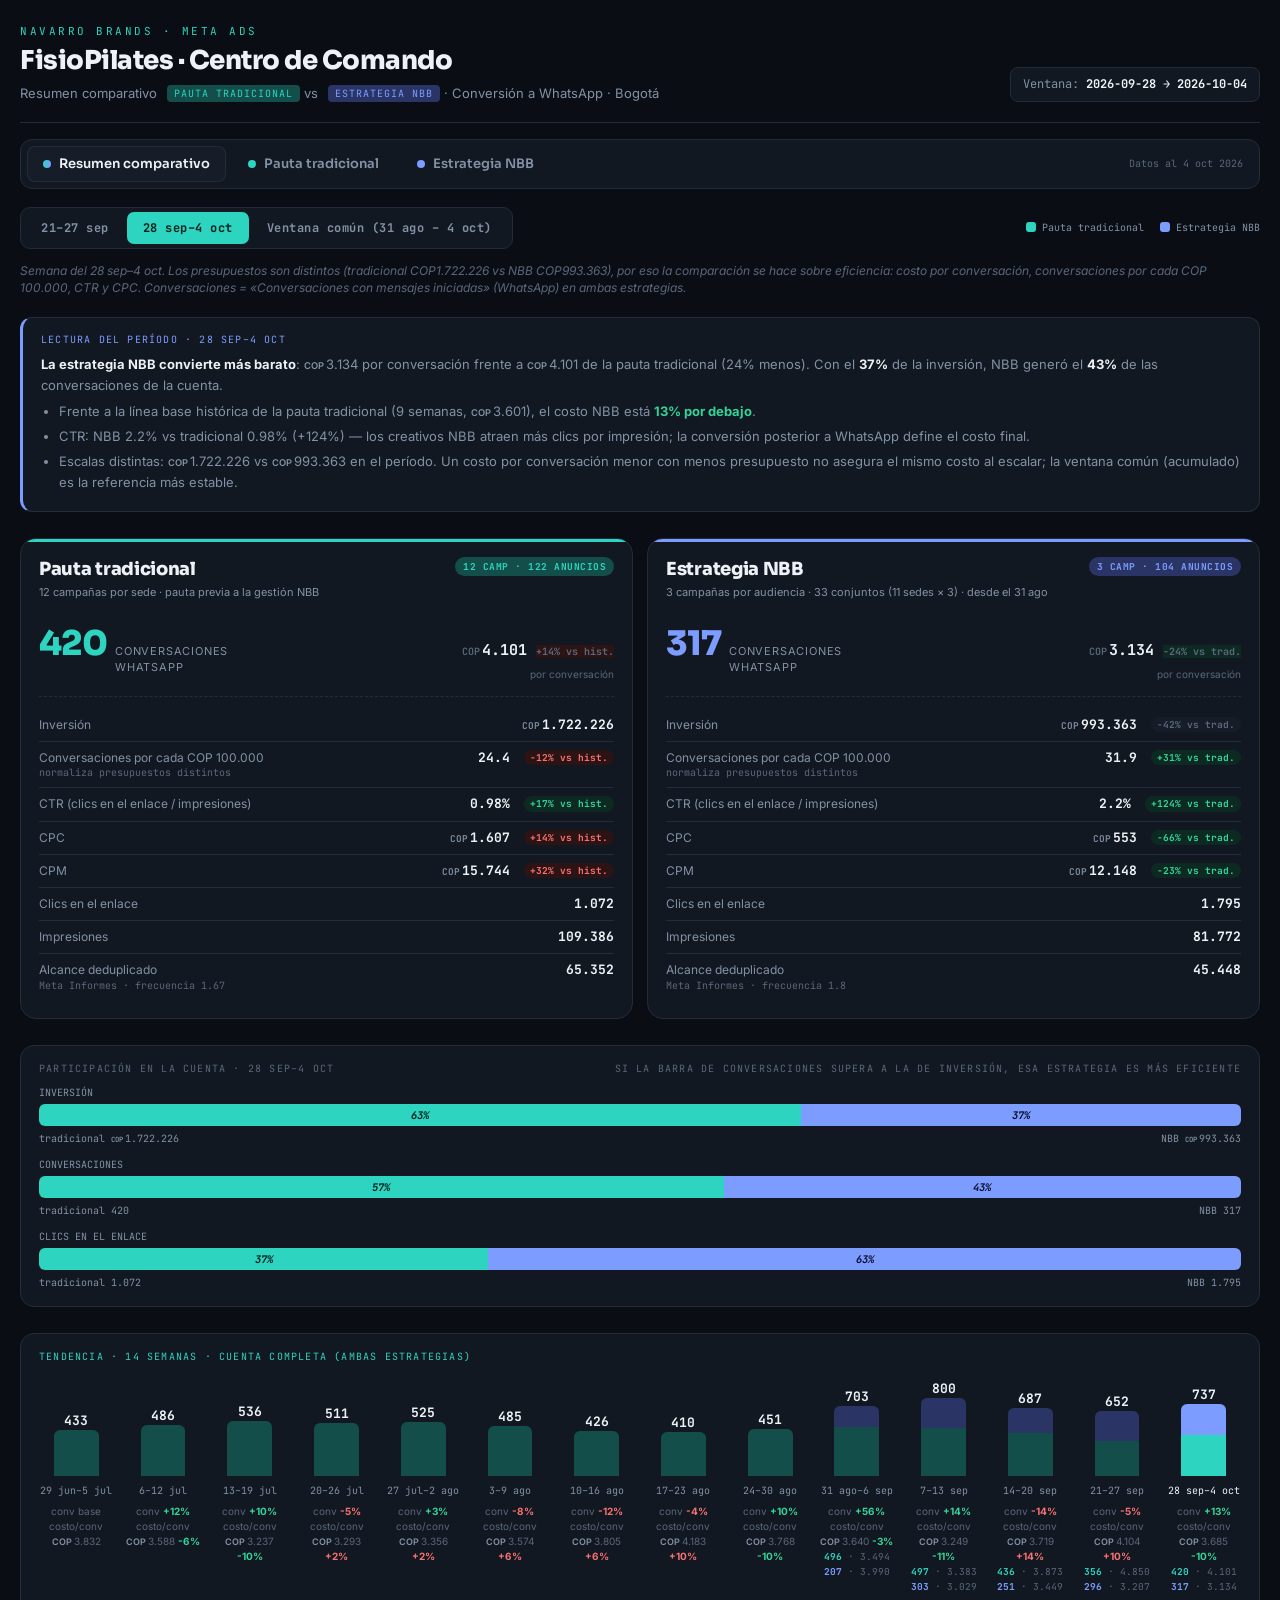
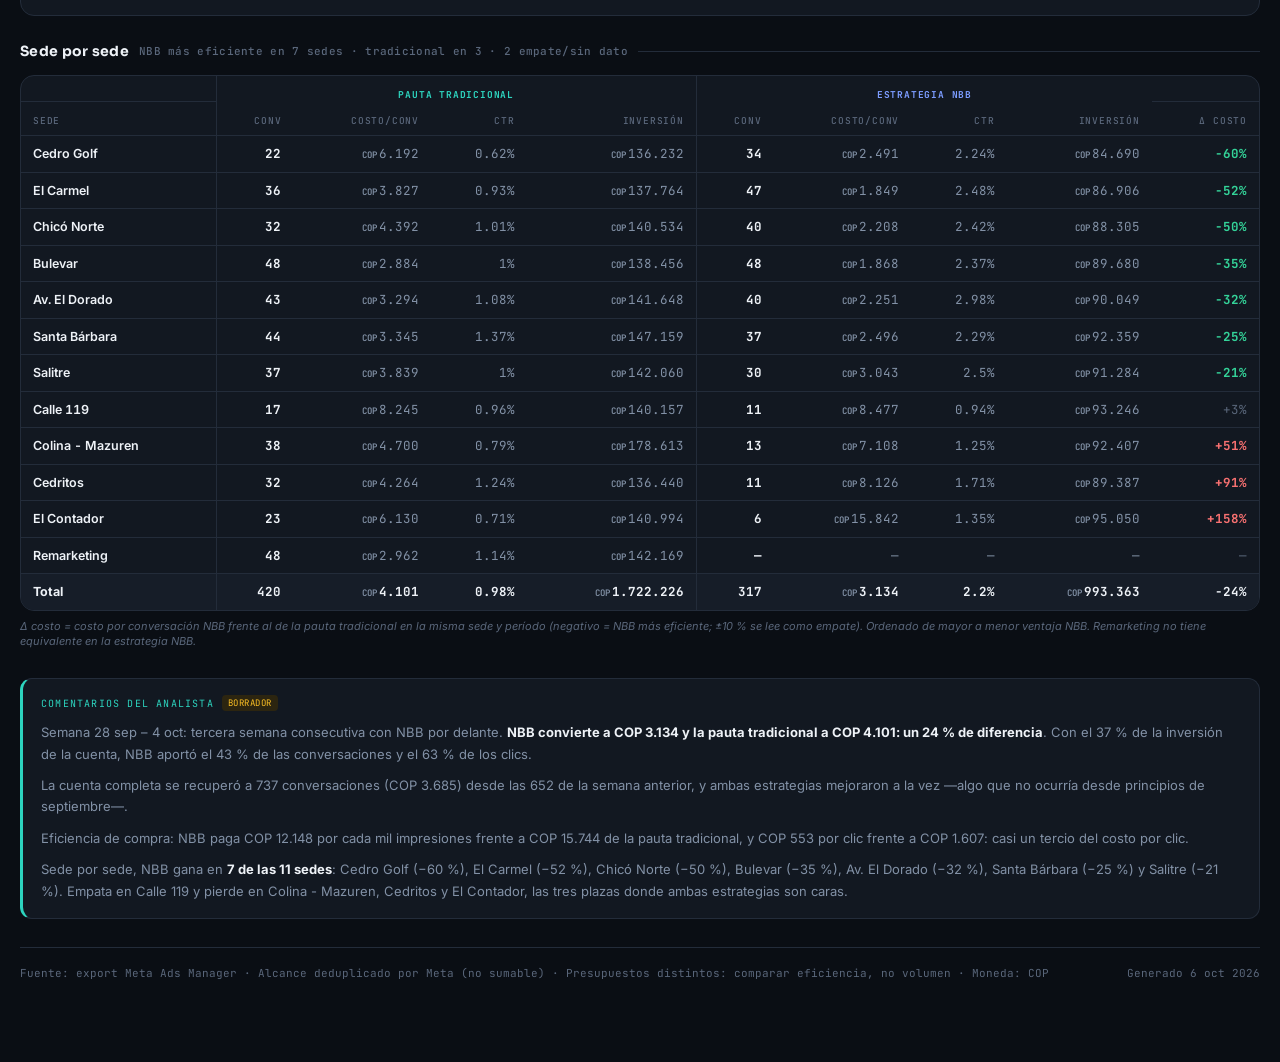
<file: index.html>
<!DOCTYPE html>
<html lang="es">
<head>
<meta charset="UTF-8">
<meta name="viewport" content="width=device-width, initial-scale=1.0">
<title>FisioPilates · Centro de Comando Meta Ads</title>
<link rel="stylesheet" href="assets/style.css">
</head>
<body>
<div class="wrap">
  <header>
    <div class="brand">
      <span class="eyebrow">Navarro Brands · Meta Ads</span>
      <h1>FisioPilates · Centro de Comando</h1>
      <span class="sub">Resumen comparativo <span class="strat trad">Pauta tradicional</span> vs <span class="strat nbb">Estrategia NBB</span> · Conversión a WhatsApp · Bogotá</span>
    </div>
    <div class="winbadge">Ventana: <b id="winlabel"></b></div>
  </header>
  <nav class="topnav" id="topnav"></nav>

  <div class="toolbar">
    <div class="toggle" id="periodToggle"></div>
    <div class="legend"><span><i class="t"></i>Pauta tradicional</span><span><i class="n"></i>Estrategia NBB</span></div>
  </div>
  <p class="note" id="scopeNote"></p>

  <div class="verdict" id="verdict"></div>

  <div class="duel" id="duel"></div>

  <div class="sharebox" id="share"></div>

  <div id="trendStrip" style="background:var(--panel);border:1px solid var(--line);border-radius:14px;padding:16px 18px;margin-bottom:26px">
    <div style="display:flex;align-items:center;justify-content:space-between;margin-bottom:14px;gap:10px;flex-wrap:wrap">
      <div id="trendTitle" style="font-family:var(--mono);font-size:10px;letter-spacing:1.2px;text-transform:uppercase;color:var(--teal)">Tendencia semanal · cuenta completa</div>
      <div class="trendHint" style="font-family:var(--mono);font-size:9px;color:var(--faint)">desliza →</div>
    </div>
    <div id="trendScroll"><div id="trendBars"></div></div>
  </div>

  <h2 class="sec">Sede por sede <span class="cnt" id="sedeCnt"></span></h2>
  <div class="tblwrap"><table class="t" id="sedeTable"></table></div>
  <p class="tblnote">Δ costo = costo por conversación NBB frente al de la pauta tradicional en la misma sede y período (negativo = NBB más eficiente; ±10 % se lee como empate). Ordenado de mayor a menor ventaja NBB. Remarketing no tiene equivalente en la estrategia NBB.</p>

  <div class="comments" id="comments"></div>

  <footer>
    <span>Fuente: export Meta Ads Manager · Alcance deduplicado por Meta (no sumable) · Presupuestos distintos: comparar eficiencia, no volumen · Moneda: COP</span>
    <span id="genstamp"></span>
  </footer>
</div>

<script src="assets/data.js"></script>
<script src="assets/common.js"></script>
<script>
const C = DATA.compare;
let CUR = DATA.cur;
const shown = DATA.periods_shown.filter(id => DATA.nbb.periods[id]);
const BASE = C.trad_baseline;

function pair(id) {
  if (id === 'acc') return { trad: C.trad_window, nbb: DATA.nbb.periods.acc.totals, label: C.window.label, start: C.window.start, end: C.window.end, weeks: C.window.weeks };
  const w = DATA.weeks.find(w => w.id === id);
  return { trad: DATA.trad.periods[id].totals, nbb: DATA.nbb.periods[id].totals, label: w.label, start: w.start, end: w.end, weeks: 1 };
}
function winBadge(nbbVal, tradVal, lowerIsBetter) {
  const d = pct(nbbVal, tradVal); if (d === null) return '';
  const good = lowerIsBetter ? d < 0 : d > 0;
  const cls = Math.abs(d) < 2 ? 'flat' : (good ? 'up' : 'down');
  return `<span class="win ${cls}">${d > 0 ? '+' : ''}${d.toFixed(0)}% vs trad.</span>`;
}
function baseBadge(val, baseVal, lowerIsBetter) {
  const d = pct(val, baseVal); if (d === null) return '';
  const good = lowerIsBetter ? d < 0 : d > 0;
  const cls = Math.abs(d) < 2 ? 'flat' : (good ? 'up' : 'down');
  return `<span class="win ${cls}">${d > 0 ? '+' : ''}${d.toFixed(0)}% vs hist.</span>`;
}
function reachRow(t, kind) {
  if (t.reach == null) {
    const why = (kind === 'trad' && CUR === 'acc') ? 'sin dato para la ventana común' : 'pendiente';
    return `<div class="mrow"><div class="k">Alcance deduplicado<small>Meta Informes</small></div><div class="v"><span class="pendtag">${why}</span></div></div>`;
  }
  return `<div class="mrow"><div class="k">Alcance deduplicado<small>Meta Informes · frecuencia ${t.freq}</small></div><div class="v">${COP(t.reach)}</div></div>`;
}
function colHTML(kind, t, other) {
  const isN = kind === 'nbb';
  const b = (nv, tv, lower) => isN ? winBadge(nv, tv, lower) : '';
  const bb = (v, bv, lower) => !isN ? baseBadge(v, bv, lower) : '';
  return `<div class="col ${kind}">
    <div class="ch"><div><div class="nm">${isN ? 'Estrategia NBB' : 'Pauta tradicional'}</div><div class="ds">${isN ? '3 campañas por audiencia · 33 conjuntos (11 sedes × 3) · desde el 31 ago' : '12 campañas por sede · pauta previa a la gestión NBB'}</div></div>
      <span class="pill ${isN ? 'a' : 't'}">${t.campaigns} CAMP · ${t.ads} ANUNCIOS</span></div>
    <div class="hero"><span class="big">${COP(t.conv)}</span><span class="cap">conversaciones<br>WhatsApp</span>
      <span class="cost"><b>${money(t.cpconv)} ${b(t.cpconv, other.cpconv, true)}${bb(t.cpconv, BASE.cpconv, true)}</b><span>por conversación</span></span></div>
    <div class="mrow"><div class="k">Inversión</div><div class="v">${money(t.spend)} ${b(t.spend, other.spend, false).replace(/class="win \w+"/, 'class="win flat"')}</div></div>
    <div class="mrow"><div class="k">Conversaciones por cada COP 100.000<small>normaliza presupuestos distintos</small></div><div class="v">${t.conv_per_100k.toFixed(1)} ${b(t.conv_per_100k, other.conv_per_100k, false)}${bb(t.conv_per_100k, BASE.conv_per_100k, false)}</div></div>
    <div class="mrow"><div class="k">CTR (clics en el enlace / impresiones)</div><div class="v">${t.ctr}% ${b(t.ctr, other.ctr, false)}${bb(t.ctr, BASE.ctr, false)}</div></div>
    <div class="mrow"><div class="k">CPC</div><div class="v">${money(t.cpc)} ${b(t.cpc, other.cpc, true)}${bb(t.cpc, BASE.cpc, true)}</div></div>
    <div class="mrow"><div class="k">CPM</div><div class="v">${money(t.cpm)} ${b(t.cpm, other.cpm, true)}${bb(t.cpm, BASE.cpm, true)}</div></div>
    <div class="mrow"><div class="k">Clics en el enlace</div><div class="v">${COP(t.clicks)}</div></div>
    <div class="mrow"><div class="k">Impresiones</div><div class="v">${COP(t.imp)}</div></div>
    ${reachRow(t, kind)}
  </div>`;
}

function verdictHTML(p) {
  const t = p.trad, n = p.nbb;
  const dCost = pct(n.cpconv, t.cpconv), dBase = pct(n.cpconv, BASE.cpconv), dCtr = pct(n.ctr, t.ctr);
  const share = n.spend / (n.spend + t.spend) * 100, cshare = n.conv / (n.conv + t.conv) * 100;
  const lead = dCost < -2 ? `<b>La estrategia NBB convierte más barato</b>: ${money(n.cpconv)} por conversación frente a ${money(t.cpconv)} de la pauta tradicional (${Math.abs(dCost).toFixed(0)}% menos)`
    : dCost > 2 ? `<b>La pauta tradicional aún convierte más barato</b>: ${money(t.cpconv)} frente a ${money(n.cpconv)} de NBB (NBB ${dCost.toFixed(0)}% más cara)`
    : `<b>Ambas estrategias convierten a un costo similar</b> (${money(n.cpconv)} NBB vs ${money(t.cpconv)} tradicional)`;
  return `<div class="mh">Lectura del período · ${p.label}</div>
    ${lead}. Con el <b>${share.toFixed(0)}%</b> de la inversión, NBB generó el <b>${cshare.toFixed(0)}%</b> de las conversaciones de la cuenta.
    <ul>
      <li>Frente a la línea base histórica de la pauta tradicional (${BASE.weeks} semanas, ${money(BASE.cpconv)}), el costo NBB está ${dBase < 0 ? `<b style="color:var(--green)">${Math.abs(dBase).toFixed(0)}% por debajo</b>` : `<b style="color:var(--red)">${dBase.toFixed(0)}% por encima</b>`}.</li>
      <li>CTR: NBB ${n.ctr}% vs tradicional ${t.ctr}% (${dCtr > 0 ? '+' : ''}${dCtr.toFixed(0)}%) — los creativos NBB ${dCtr > 20 ? 'atraen más clics por impresión' : dCtr < -20 ? 'atraen menos clics por impresión' : 'atraen clics a un ritmo similar'}; la conversión posterior a WhatsApp define el costo final.</li>
      <li>Escalas distintas: ${money(t.spend)} vs ${money(n.spend)} en el período. Un costo por conversación menor con menos presupuesto no asegura el mismo costo al escalar; la ventana común (acumulado) es la referencia más estable.</li>
    </ul>`;
}

function shareHTML(p) {
  const t = p.trad, n = p.nbb;
  const bar = (a, b, fmt) => {
    const pa = a / (a + b) * 100, pb = 100 - pa;
    return `<div class="sbar"><i class="t" style="width:${pa}%">${pa.toFixed(0)}%</i><i class="n" style="width:${pb}%">${pb.toFixed(0)}%</i></div>
      <div class="sbar-l"><span>tradicional ${fmt(a)}</span><span>NBB ${fmt(b)}</span></div>`;
  };
  return `<div class="sh"><span>Participación en la cuenta · ${p.label}</span><span>si la barra de conversaciones supera a la de inversión, esa estrategia es más eficiente</span></div>
    <div style="font-family:var(--mono);font-size:10px;color:var(--muted);margin-bottom:4px">INVERSIÓN</div>${bar(t.spend, n.spend, v => money(v))}
    <div style="font-family:var(--mono);font-size:10px;color:var(--muted);margin-bottom:4px">CONVERSACIONES</div>${bar(t.conv, n.conv, v => COP(v))}
    <div style="font-family:var(--mono);font-size:10px;color:var(--muted);margin-bottom:4px">CLICS EN EL ENLACE</div>${bar(t.clicks, n.clicks, v => COP(v))}`;
}

function sedeTable(id) {
  const rows = C.by_sede[id].map(r => ({ ...r, d: (r.nbb.conv && r.trad.conv) ? pct(r.nbb.cpconv, r.trad.cpconv) : null }))
    .sort((a, b) => (a.d === null) - (b.d === null) || a.d - b.d);
  const tot = pair(id);
  const TIE = 10; // ±10 % se considera empate a nivel de sede (volúmenes pequeños)
  const cell = (x, lower) => x === null ? '<td class="flat">—</td>' : `<td class="${Math.abs(x) < TIE ? 'flat' : (lower ? x < 0 : x > 0) ? 'win' : 'lose'}">${x > 0 ? '+' : ''}${x.toFixed(0)}%</td>`;
  const body = rows.map(r => `<tr>
    <td class="nm">${esc(r.sede)}</td>
    <td class="sep"><b>${r.trad.conv}</b></td><td>${r.trad.conv ? money(r.trad.cpconv) : '—'}</td><td>${r.trad.ctr}%</td><td>${money(r.trad.spend)}</td>
    <td class="sep"><b>${r.nbb.spend ? r.nbb.conv : '—'}</b></td><td>${r.nbb.conv ? money(r.nbb.cpconv) : '—'}</td><td>${r.nbb.spend ? r.nbb.ctr + '%' : '—'}</td><td>${r.nbb.spend ? money(r.nbb.spend) : '—'}</td>
    ${cell(r.d, true)}
  </tr>`).join('');
  const dt = pct(tot.nbb.cpconv, tot.trad.cpconv);
  document.getElementById('sedeTable').innerHTML = `<thead>
    <tr><th></th><th class="grp t sep" colspan="4">Pauta tradicional</th><th class="grp n sep" colspan="4">Estrategia NBB</th><th></th></tr>
    <tr><th>Sede</th><th class="sep">Conv</th><th>Costo/conv</th><th>CTR</th><th>Inversión</th><th class="sep">Conv</th><th>Costo/conv</th><th>CTR</th><th>Inversión</th><th>Δ costo</th></tr>
  </thead><tbody>${body}
    <tr class="tot"><td class="nm">Total</td>
      <td class="sep">${tot.trad.conv}</td><td>${money(tot.trad.cpconv)}</td><td>${tot.trad.ctr}%</td><td>${money(tot.trad.spend)}</td>
      <td class="sep">${tot.nbb.conv}</td><td>${money(tot.nbb.cpconv)}</td><td>${tot.nbb.ctr}%</td><td>${money(tot.nbb.spend)}</td>
      ${cell(dt, true)}</tr></tbody>`;
  const wins = rows.filter(r => r.d !== null && r.d < -TIE).length, loses = rows.filter(r => r.d !== null && r.d > TIE).length;
  document.getElementById('sedeCnt').textContent = `NBB más eficiente en ${wins} sedes · tradicional en ${loses} · ${rows.length - wins - loses} empate/sin dato`;
}

function renderAll() {
  const p = pair(CUR);
  document.getElementById('winlabel').textContent = p.start + ' → ' + p.end;
  document.getElementById('scopeNote').textContent = (CUR === 'acc'
    ? `Ventana común: ${p.label} (${p.weeks} semanas en las que ambas estrategias rodaron a la vez). `
    : `Semana del ${p.label}. `)
    + `Los presupuestos son distintos (tradicional ${money(p.trad.spend).replace(/<[^>]+>/g, '')} vs NBB ${money(p.nbb.spend).replace(/<[^>]+>/g, '')}), por eso la comparación se hace sobre eficiencia: costo por conversación, conversaciones por cada COP 100.000, CTR y CPC. Conversaciones = «Conversaciones con mensajes iniciadas» (WhatsApp) en ambas estrategias.`;
  document.getElementById('verdict').innerHTML = verdictHTML(p);
  document.getElementById('duel').innerHTML = colHTML('trad', p.trad, p.nbb) + colHTML('nbb', p.nbb, p.trad);
  document.getElementById('share').innerHTML = shareHTML(p);
  sedeTable(CUR);
  renderComments(document.getElementById('comments'), 'cmp_' + CUR);
}

renderNav('index.html');
buildPeriodToggle(document.getElementById('periodToggle'),
  [...shown.map(id => ({ id, label: weekLabel(id) })), { id: 'acc', label: 'Ventana común (' + C.window.label + ')' }],
  CUR, p => { CUR = p; renderAll(); });
document.getElementById('trendTitle').textContent = 'Tendencia · ' + C.account_trend.length + ' semanas · cuenta completa (ambas estrategias)';
renderTrend(document.getElementById('trendBars'), C.account_trend, {
  stack: t => [{ cls: 't', conv: t.trad.conv }, { cls: 'n', conv: t.nbb ? t.nbb.conv : 0 }],
  extraLine: t => t.nbb ? `<div class="split"><b class="t">${t.trad.conv}</b> · ${NF.format(t.trad.cpconv)}<br><b class="n">${t.nbb.conv}</b> · ${NF.format(t.nbb.cpconv)}</div>` : '',
});
renderAll();
stamp();
</script>
</body>
</html>
</file>
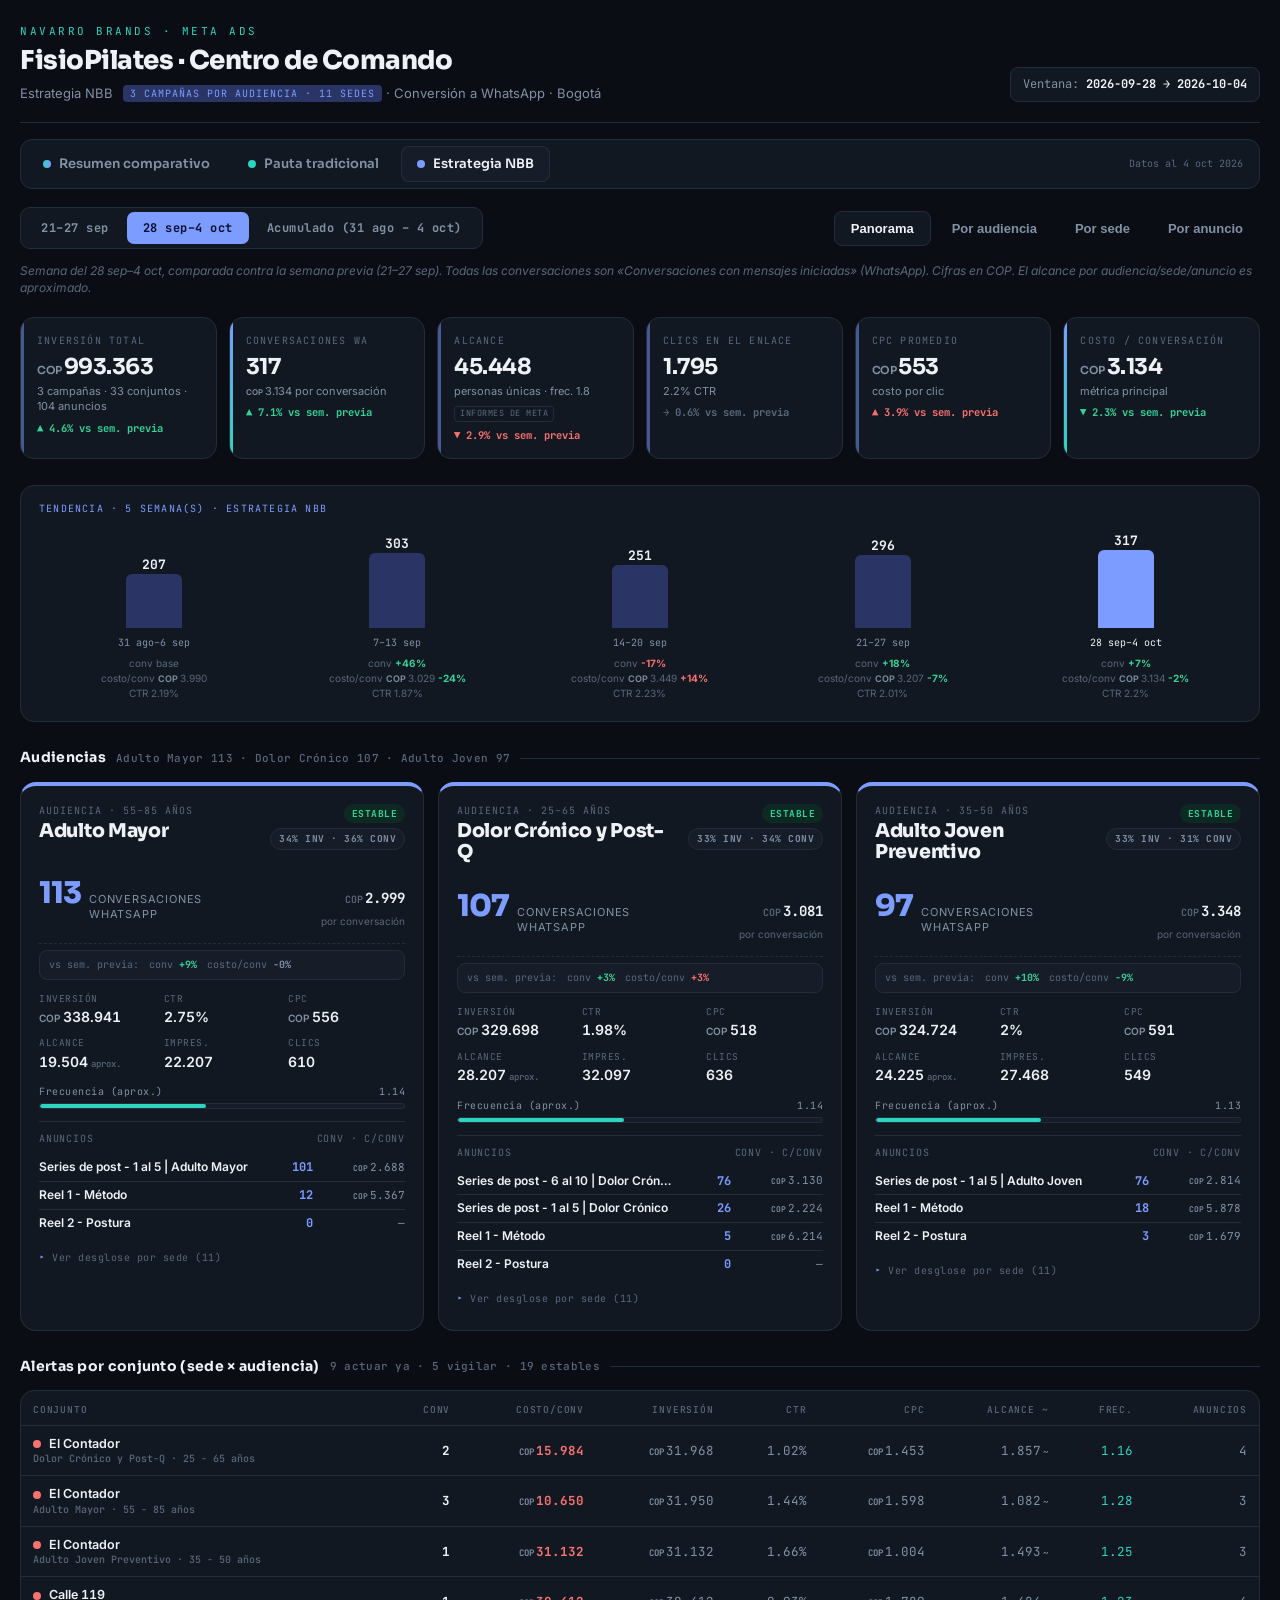
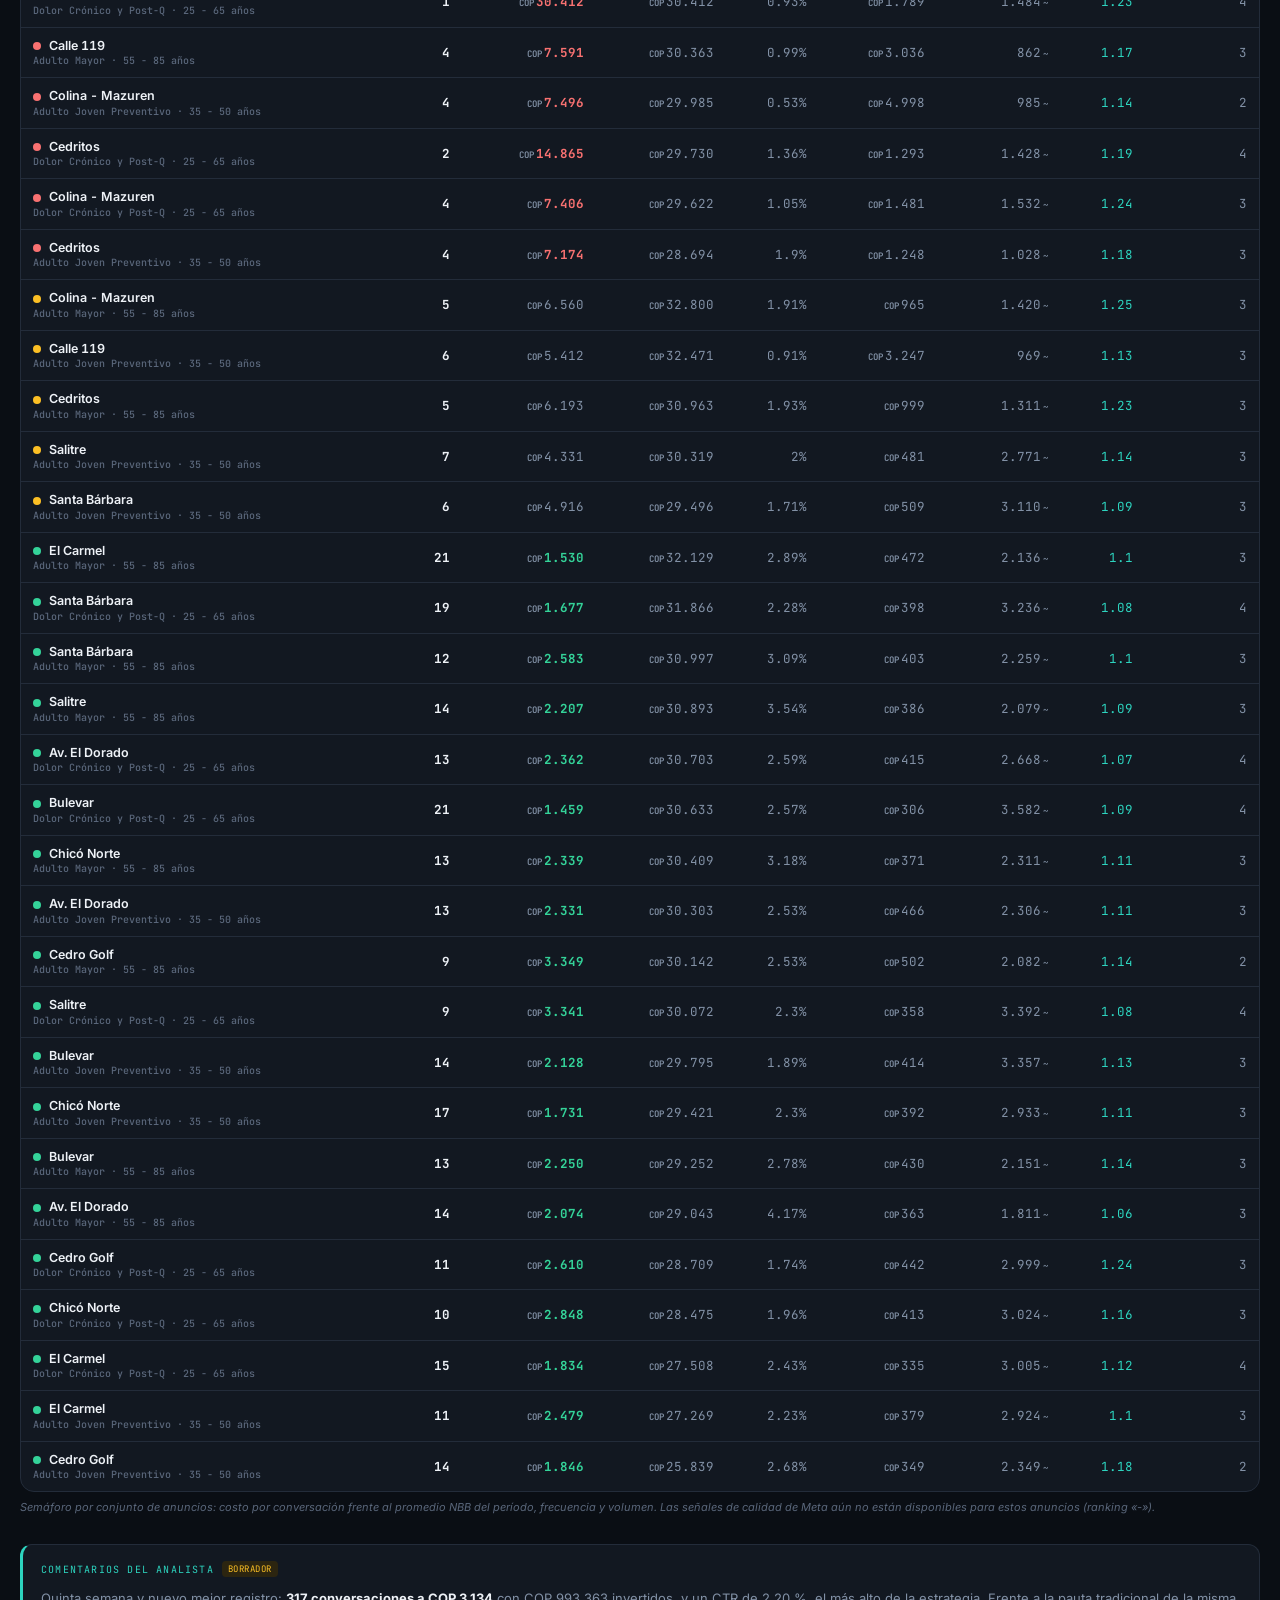
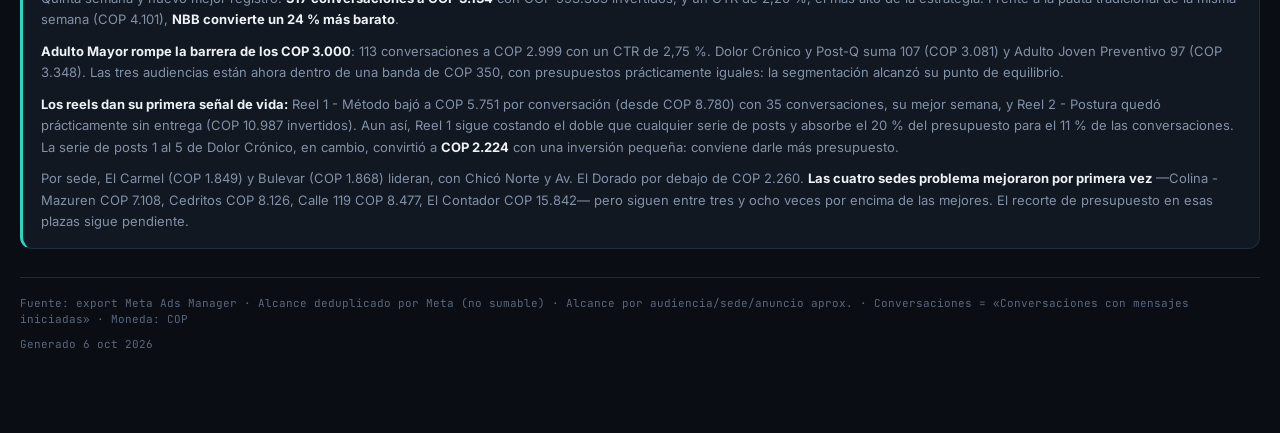
<file: nbb.html>
<!DOCTYPE html>
<html lang="es">
<head>
<meta charset="UTF-8">
<meta name="viewport" content="width=device-width, initial-scale=1.0">
<title>FisioPilates · Estrategia NBB · Centro de Comando Meta Ads</title>
<link rel="stylesheet" href="assets/style.css">
</head>
<body>
<div class="wrap">
  <header>
    <div class="brand">
      <span class="eyebrow">Navarro Brands · Meta Ads</span>
      <h1>FisioPilates · Centro de Comando</h1>
      <span class="sub">Estrategia NBB <span class="strat nbb">3 campañas por audiencia · 11 sedes</span> · Conversión a WhatsApp · Bogotá</span>
    </div>
    <div class="winbadge">Ventana: <b id="winlabel"></b></div>
  </header>
  <nav class="topnav" id="topnav"></nav>

  <div class="toolbar">
    <div class="toggle" id="periodToggle"></div>
    <div class="tabs" id="viewTabs">
      <button data-v="overview" class="on">Panorama</button>
      <button data-v="aud">Por audiencia</button>
      <button data-v="sedes">Por sede</button>
      <button data-v="ads">Por anuncio</button>
    </div>
  </div>
  <p class="note" id="scopeNote"></p>

  <div class="kpis" id="kpis"></div>

  <div id="trendStrip" style="background:var(--panel);border:1px solid var(--line);border-radius:14px;padding:16px 18px;margin-bottom:26px">
    <div style="display:flex;align-items:center;justify-content:space-between;margin-bottom:14px">
      <div id="trendTitle" style="font-family:var(--mono);font-size:10px;letter-spacing:1.2px;text-transform:uppercase;color:var(--nbb)">Tendencia semanal</div>
      <div class="trendHint" style="font-family:var(--mono);font-size:9px;color:var(--faint)">desliza →</div>
    </div>
    <div id="trendScroll"><div id="trendBars"></div></div>
  </div>

  <div id="view-overview">
    <h2 class="sec">Audiencias <span class="cnt" id="audCnt"></span></h2>
    <div class="grid" id="audSummary"></div>
    <h2 class="sec">Alertas por conjunto (sede × audiencia) <span class="cnt" id="alertCnt"></span></h2>
    <div class="tblwrap"><table class="t" id="setTable"></table></div>
    <p class="tblnote">Semáforo por conjunto de anuncios: costo por conversación frente al promedio NBB del período, frecuencia y volumen. Las señales de calidad de Meta aún no están disponibles para estos anuncios (ranking «-»).</p>
  </div>

  <div id="view-aud" class="hidden">
    <h2 class="sec">Rendimiento por audiencia <span class="cnt">3 campañas · una por perfil de paciente</span></h2>
    <div class="grid" id="audCards"></div>
  </div>

  <div id="view-sedes" class="hidden">
    <h2 class="sec">Selecciona una sede</h2>
    <div class="sede-list" id="sedeList"></div>
    <div id="sedeDetail"></div>
  </div>

  <div id="view-ads" class="hidden">
    <h2 class="sec">Rendimiento por anuncio <span class="cnt" id="adCnt"></span></h2>
    <div class="grid" id="adCards"></div>
  </div>

  <div class="comments" id="comments"></div>

  <footer>
    <span>Fuente: export Meta Ads Manager · Alcance deduplicado por Meta (no sumable) · Alcance por audiencia/sede/anuncio aprox. · Conversaciones = «Conversaciones con mensajes iniciadas» · Moneda: COP</span>
    <span id="genstamp"></span>
  </footer>
</div>

<script src="assets/data.js"></script>
<script src="assets/common.js"></script>
<script>
const S = DATA.nbb;
const AUD = Object.fromEntries(DATA.audiences.map(a => [a.key, a]));
let CUR = DATA.cur;
const shown = DATA.periods_shown.filter(id => S.periods[id]);

function renderKPIs() {
  const d = S.periods[CUR], t = d.totals, prev = d.prev ? d.prev.totals : null;
  document.getElementById('kpis').innerHTML = kpiHTML(standardKPIs(t, prev, t.campaigns + ' campañas · ' + t.sets + ' conjuntos · ' + t.ads + ' anuncios'), 'nbb');
  document.getElementById('winlabel').textContent = d.start + ' → ' + d.end;
  let scope;
  if (CUR === 'acc') {
    scope = `Acumulado de ${d.weeks} semana(s) de la estrategia NBB (desde el ${fmtDate(S.start)}). `;
    if (t.reach != null && d.weeks > 1) scope += `El alcance es deduplicado por Meta: ${COP(t.reach)} personas únicas, menor que la suma de las semanas (${COP(d.reach_weekly_sum)}). `;
  } else {
    scope = `Semana del ${d.label}` + (d.prev ? `, comparada contra la semana previa (${d.prev.label}). ` : ' — primera semana de la estrategia, sin semana previa comparable. ');
  }
  document.getElementById('scopeNote').textContent = scope + 'Todas las conversaciones son «Conversaciones con mensajes iniciadas» (WhatsApp). Cifras en COP. El alcance por audiencia/sede/anuncio es aproximado.';
}

function miniList(title, rows, nameFn, opts) {
  opts = opts || {};
  const max = Math.max(...rows.map(r => r.conv), 1);
  return `<div class="mini"><div class="bh"><span>${title}</span><span>conv · c/conv</span></div>` +
    rows.map(r => `<div class="r"><div class="n">${esc(nameFn(r))}</div><div class="c">${r.conv}</div><div class="k">${r.conv ? money(r.cpconv) : '—'}</div></div>`).join('') + `</div>`;
}

function audCardHTML(a, full) {
  const d = S.periods[CUR];
  const prev = d.prev ? d.prev.audiences[a.audience] : null;
  const share = d.totals.spend ? (a.spend / d.totals.spend * 100).toFixed(0) : 0;
  const convShare = d.totals.conv ? (a.conv / d.totals.conv * 100).toFixed(0) : 0;
  const fpct = Math.min(a.freq / 2.5 * 100, 100);
  const bySede = [...a.by_sede].sort((x, y) => (x.conv ? x.cpconv : 1e12) - (y.conv ? y.cpconv : 1e12));
  return `<div class="aud">
    <div class="top" style="display:flex;justify-content:space-between;gap:10px;margin-bottom:12px">
      <div><div class="acct" style="font-family:var(--mono);font-size:10px;letter-spacing:1px;text-transform:uppercase;color:var(--faint);margin-bottom:3px">Audiencia · ${a.age} años</div><div class="cname">${esc(a.name)}</div></div>
      <div class="badges"><span class="pill ${a._level}">${levelText(a._level)}</span><span class="pill n">${share}% INV · ${convShare}% CONV</span></div>
    </div>
    <div class="hero-metric"><span class="big">${a.conv}</span><span class="cap">conversaciones<br>WhatsApp</span>
    <span class="cost"><b>${a.conv ? money(a.cpconv) : '—'}</b><span>por conversación</span></span></div>
    ${cmpRow(a, prev)}
    <div class="stats">
      <div class="stat"><div class="k">Inversión</div><div class="v">${money(a.spend)}</div></div>
      <div class="stat"><div class="k">CTR</div><div class="v">${a.ctr}%</div></div>
      <div class="stat"><div class="k">CPC</div><div class="v">${money(a.cpc)}</div></div>
      <div class="stat"><div class="k">Alcance</div><div class="v">${COP(a.reach)}<span class="ap">aprox.</span></div></div>
      <div class="stat"><div class="k">Impres.</div><div class="v">${COP(a.imp)}</div></div>
      <div class="stat"><div class="k">Clics</div><div class="v">${a.clicks}</div></div>
    </div>
    <div class="freqrow"><div class="flabel"><span>Frecuencia (aprox.)</span><span>${a.freq}</span></div>
    <div class="fbar"><i style="width:${fpct}%;background:${freqColor(a.freq)}"></i></div></div>
    ${miniList('Anuncios', a.by_ad, r => r.ad.replace(/^NBB \| /, ''))}
    ${full ? miniList('Sedes · mejor a peor costo', bySede, r => r.sede)
           : `<details class="more"><summary>Ver desglose por sede (${a.by_sede.length})</summary>${miniList('Sedes · mejor a peor costo', bySede, r => r.sede)}</details>`}
  </div>`;
}

function sedeCard(s) {
  const d = S.periods[CUR];
  const prev = d.prev ? d.prev.sedes[s.sede] : null;
  const byAud = [...s.by_audience].sort((x, y) => (x.conv ? x.cpconv : 1e12) - (y.conv ? y.cpconv : 1e12));
  return unitCardHTML(s, {
    eyebrow: 'FisioPilates · sede · estrategia NBB', title: s.sede, variant: 'nbb', prev, hideSets: true, unitWord: 'esta sede',
    badge: `<span class="pill a">${s.sets} AUDIENCIAS</span>`,
    extra: miniList('Audiencias · mejor a peor costo', byAud, r => r.name),
  });
}

function renderSetTable(sets) {
  const rows = sets.map(s => `<tr>
    <td class="nm"><span class="sem ${s._level}"></span>${esc(s.sede)}<small>${esc(s.name)} · ${s.age} años</small></td>
    <td><b>${s.conv}</b></td>
    <td class="${s._level === 'r' ? 'lose' : s._level === 'g' ? 'win' : ''}">${s.conv ? money(s.cpconv) : '—'}</td>
    <td>${money(s.spend)}</td>
    <td>${s.ctr}%</td>
    <td>${money(s.cpc)}</td>
    <td>${COP(s.reach)}<span class="ap" style="font-size:9px;margin-left:2px">~</span></td>
    <td style="color:${freqColor(s.freq)}">${s.freq}</td>
    <td>${s.ads}</td>
  </tr>`).join('');
  document.getElementById('setTable').innerHTML = `<thead><tr>
    <th>Conjunto</th><th>Conv</th><th>Costo/conv</th><th>Inversión</th><th>CTR</th><th>CPC</th><th>Alcance ~</th><th>Frec.</th><th>Anuncios</th>
  </tr></thead><tbody>${rows}</tbody>`;
}

function renderAll() {
  const d = S.periods[CUR];
  const avg = d.totals.cpconv;
  const auds = applyScores(d.audiences, avg, { skipSets: true, minConv: 30 });
  const sets = applyScores(d.sets, avg, { skipSets: true, minConv: 5 });
  const sedes = applyScores(d.sedes, avg, { skipSets: true, minConv: 15 });
  renderKPIs();

  document.getElementById('audSummary').innerHTML = auds.map(a => audCardHTML(a, false)).join('');
  document.getElementById('audCnt').textContent = auds.map(a => `${a.name.replace(/ (Preventivo|y Post-Q)$/, '')} ${a.conv}`).join(' · ');
  document.getElementById('audCards').innerHTML = auds.map(a => audCardHTML(a, true)).join('');
  renderSetTable(sets);
  document.getElementById('alertCnt').textContent = alertCount(sets);

  document.getElementById('sedeList').innerHTML = sedes.map(s => `
    <button class="sede-btn nbb" data-c="${encodeURIComponent(s.sede)}">
    <div class="sn">${esc(s.sede)}</div>
    <div class="sr"><span>Conv <b>${s.conv}</b></span><span>Costo <b>${s.conv ? money(s.cpconv) : '—'}</b></span><span>Inv <b>${K(s.spend)}</b></span></div>
    </button>`).join('');
  document.getElementById('sedeDetail').innerHTML = '';

  document.getElementById('adCards').innerHTML = d.ads.map(a => adCardHTML(a, {
    variant: 'nbb', multiWord: 'AUDIENCIAS', singleLabel: 'Audiencia', partName: p => p.name,
    breakdownTitle: a => `Detalle por audiencia (${a.campaigns})`, prev: d.prev ? d.prev.ads[a.ad] : null,
  })).join('');
  const multiCount = d.ads.filter(a => a.campaigns > 1).length;
  document.getElementById('adCnt').textContent = `${d.ads.length} anuncios · ${multiCount} compartidos entre audiencias`;
  renderComments(document.getElementById('comments'), 'nbb_' + CUR);
}

document.getElementById('sedeList').addEventListener('click', e => {
  const btn = e.target.closest('.sede-btn'); if (!btn) return;
  document.querySelectorAll('.sede-btn').forEach(b => b.classList.remove('active')); btn.classList.add('active');
  const name = decodeURIComponent(btn.dataset.c);
  const s = S.periods[CUR].sedes.find(x => x.sede === name);
  const det = document.getElementById('sedeDetail');
  det.innerHTML = `<h2 class="sec">${esc(s.sede)} <span class="cnt">${s.sets} conjuntos · ${s.ads} anuncios</span></h2><div class="grid">${sedeCard(s)}</div>`;
  det.scrollIntoView({ behavior: 'smooth', block: 'nearest' });
});

renderNav('nbb.html');
buildPeriodToggle(document.getElementById('periodToggle'),
  [...shown.map(id => ({ id, label: weekLabel(id) })), { id: 'acc', label: S.periods.acc.label }],
  CUR, p => { CUR = p; renderAll(); }, 'nbb');
bindTabs(document.getElementById('viewTabs'), 'view-');
document.getElementById('trendTitle').textContent = 'Tendencia · ' + S.trend.length + ' semana(s) · estrategia NBB';
renderTrend(document.getElementById('trendBars'), S.trend, { color: 'var(--nbb)', colorDim: 'var(--nbb-dim)', extraLine: t => `<div>CTR ${t.ctr}%</div>` });
renderAll();
stamp();
</script>
</body>
</html>
</file>
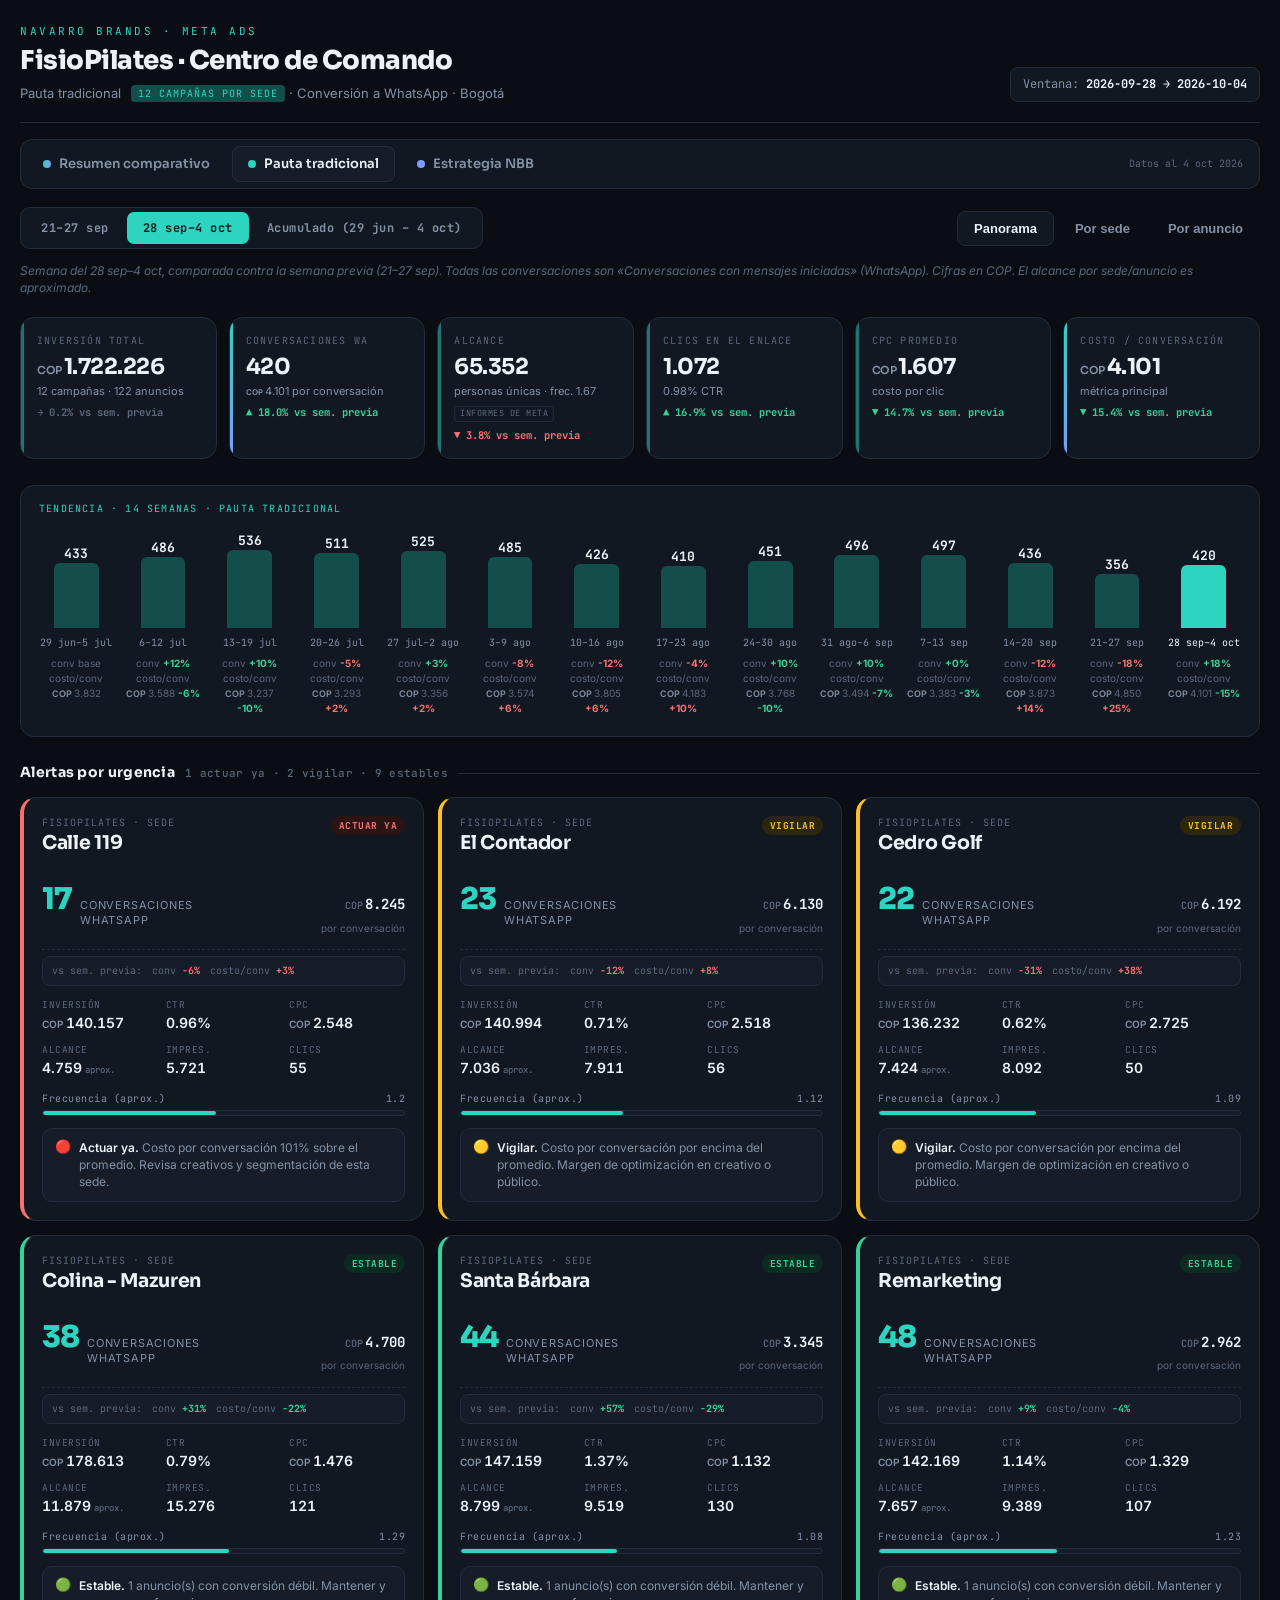
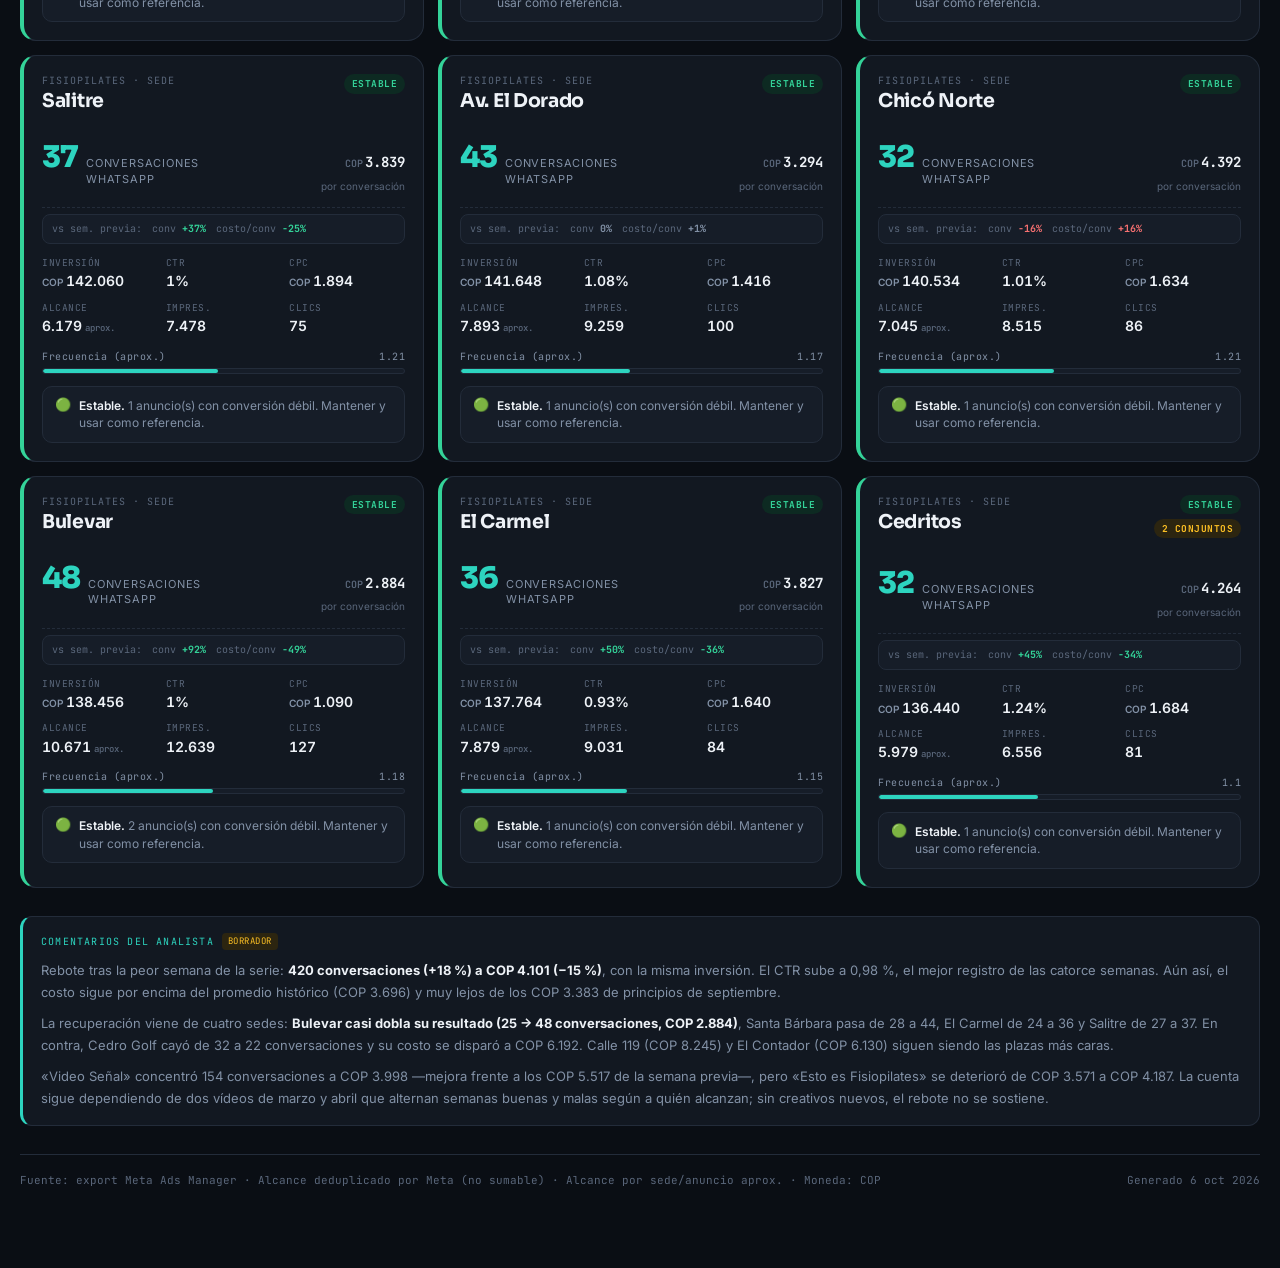
<file: tradicional.html>
<!DOCTYPE html>
<html lang="es">
<head>
<meta charset="UTF-8">
<meta name="viewport" content="width=device-width, initial-scale=1.0">
<title>FisioPilates · Pauta tradicional · Centro de Comando Meta Ads</title>
<link rel="stylesheet" href="assets/style.css">
</head>
<body>
<div class="wrap">
  <header>
    <div class="brand">
      <span class="eyebrow">Navarro Brands · Meta Ads</span>
      <h1>FisioPilates · Centro de Comando</h1>
      <span class="sub">Pauta tradicional <span class="strat trad">12 campañas por sede</span> · Conversión a WhatsApp · Bogotá</span>
    </div>
    <div class="winbadge">Ventana: <b id="winlabel"></b></div>
  </header>
  <nav class="topnav" id="topnav"></nav>

  <div class="toolbar">
    <div class="toggle" id="periodToggle"></div>
    <div class="tabs" id="viewTabs">
      <button data-v="overview" class="on">Panorama</button>
      <button data-v="sedes">Por sede</button>
      <button data-v="ads">Por anuncio</button>
    </div>
  </div>
  <p class="note" id="scopeNote"></p>

  <div class="kpis" id="kpis"></div>

  <div id="trendStrip" style="background:var(--panel);border:1px solid var(--line);border-radius:14px;padding:16px 18px;margin-bottom:26px">
    <div style="display:flex;align-items:center;justify-content:space-between;margin-bottom:14px">
      <div id="trendTitle" style="font-family:var(--mono);font-size:10px;letter-spacing:1.2px;text-transform:uppercase;color:var(--teal)">Tendencia semanal</div>
      <div class="trendHint" style="font-family:var(--mono);font-size:9px;color:var(--faint)">desliza →</div>
    </div>
    <div id="trendScroll"><div id="trendBars"></div></div>
  </div>

  <div id="view-overview">
    <h2 class="sec">Alertas por urgencia <span class="cnt" id="alertCnt"></span></h2>
    <div class="grid" id="cards"></div>
  </div>

  <div id="view-sedes" class="hidden">
    <h2 class="sec">Selecciona una sede</h2>
    <div class="sede-list" id="sedeList"></div>
    <div id="sedeDetail"></div>
  </div>

  <div id="view-ads" class="hidden">
    <h2 class="sec">Rendimiento por anuncio <span class="cnt" id="adCnt"></span></h2>
    <div class="grid" id="adCards"></div>
  </div>

  <div class="comments" id="comments"></div>

  <footer>
    <span>Fuente: export Meta Ads Manager · Alcance deduplicado por Meta (no sumable) · Alcance por sede/anuncio aprox. · Moneda: COP</span>
    <span id="genstamp"></span>
  </footer>
</div>

<script src="assets/data.js"></script>
<script src="assets/common.js"></script>
<script>
const S = DATA.trad;
let CUR = DATA.cur;

function renderKPIs() {
  const d = S.periods[CUR], t = d.totals, prev = d.prev ? d.prev.totals : null;
  document.getElementById('kpis').innerHTML = kpiHTML(standardKPIs(t, prev, t.campaigns + ' campañas · ' + t.ads + ' anuncios'));
  document.getElementById('winlabel').textContent = d.start + ' → ' + d.end;
  let scope;
  if (CUR === 'acc') {
    const sum = d.reach_weekly_sum, dup = sum - t.reach;
    scope = `Acumulado de ${d.weeks} semanas (${d.label.replace('Acumulado (', '').replace(')', '')}). El alcance es deduplicado por Meta: ${COP(t.reach)} personas únicas, menor que la suma de las ${d.weeks} semanas (${COP(sum)}) porque ${COP(dup)} personas fueron alcanzadas en más de una. `;
  } else {
    scope = `Semana del ${d.label}, comparada contra la semana previa (${d.prev.label}). `;
  }
  document.getElementById('scopeNote').textContent = scope + 'Todas las conversaciones son «Conversaciones con mensajes iniciadas» (WhatsApp). Cifras en COP. El alcance por sede/anuncio es aproximado.';
}

function campCard(c) {
  const d = S.periods[CUR];
  return unitCardHTML(c, { eyebrow: 'FisioPilates · sede', title: c.sede, prev: d.prev ? d.prev.campaigns[c.campaign] : null, unitWord: 'esta sede' });
}

function renderAll() {
  const d = S.periods[CUR];
  const ordered = applyScores(d.campaigns, d.totals.cpconv);
  renderKPIs();
  document.getElementById('cards').innerHTML = ordered.map(campCard).join('');
  document.getElementById('alertCnt').textContent = alertCount(ordered);

  document.getElementById('sedeList').innerHTML = ordered.map(c => `
    <button class="sede-btn" data-c="${encodeURIComponent(c.campaign)}">
    <div class="sn">${esc(c.sede)}</div>
    <div class="sr"><span>Conv <b>${c.conv}</b></span><span>Costo <b>${money(c.cpconv)}</b></span><span>Inv <b>${K(c.spend)}</b></span></div>
    </button>`).join('');
  document.getElementById('sedeDetail').innerHTML = '';

  document.getElementById('adCards').innerHTML = d.ads.map(a => adCardHTML(a)).join('');
  const multiCount = d.ads.filter(a => a.campaigns > 1).length;
  document.getElementById('adCnt').textContent = `${d.ads.length} anuncios únicos · ${multiCount} compartidos entre sedes`;
  renderComments(document.getElementById('comments'), 'trad_' + CUR);
}

document.getElementById('sedeList').addEventListener('click', e => {
  const btn = e.target.closest('.sede-btn'); if (!btn) return;
  document.querySelectorAll('.sede-btn').forEach(b => b.classList.remove('active')); btn.classList.add('active');
  const name = decodeURIComponent(btn.dataset.c);
  const c = S.periods[CUR].campaigns.find(x => x.campaign === name);
  const det = document.getElementById('sedeDetail');
  det.innerHTML = `<h2 class="sec">${esc(c.sede)} <span class="cnt">${c.ads} anuncios · ${c.sets} conjunto(s)</span></h2><div class="grid">${campCard(c)}</div>`;
  det.scrollIntoView({ behavior: 'smooth', block: 'nearest' });
});

renderNav('tradicional.html');
buildPeriodToggle(document.getElementById('periodToggle'),
  [...DATA.periods_shown.map(id => ({ id, label: weekLabel(id) })), { id: 'acc', label: S.periods.acc.label }],
  CUR, p => { CUR = p; renderAll(); });
bindTabs(document.getElementById('viewTabs'), 'view-');
document.getElementById('trendTitle').textContent = 'Tendencia · ' + S.trend.length + ' semanas · pauta tradicional';
renderTrend(document.getElementById('trendBars'), S.trend);
renderAll();
stamp();
</script>
</body>
</html>
</file>
<file: assets/style.css>
@import url('https://fonts.googleapis.com/css2?family=Sora:wght@400;500;600;700;800&family=Inter:wght@400;500;600;700&family=JetBrains+Mono:wght@500;700&display=swap');
:root{
  --bg:#0a0e14; --panel:#121821; --panel2:#161d28; --line:#232c3a;
  --ink:#eef2f7; --muted:#8291a6; --faint:#5a677b;
  --teal:#2dd4bf; --teal-dim:#134e4a;
  --green:#34d399; --green-bg:#0d2a22;
  --yellow:#fbbf24; --yellow-bg:#2c2510;
  --red:#f87171; --red-bg:#2c1414;
  --accent:#7c9cff; --accent-dim:#2a3566; --accent-bg:#171c33;
  --trad:var(--teal); --trad-dim:var(--teal-dim); --nbb:var(--accent); --nbb-dim:var(--accent-dim);
  --mono:'JetBrains Mono',monospace;
}
*{box-sizing:border-box;margin:0;padding:0}
.cur{font-size:.72em;color:var(--muted);font-weight:600;margin-right:2px}
body{background:var(--bg);color:var(--ink);font-family:'Inter',sans-serif;-webkit-font-smoothing:antialiased;line-height:1.4}
.wrap{max-width:1320px;margin:0 auto;padding:24px 20px 80px}
header{display:flex;flex-wrap:wrap;align-items:flex-end;justify-content:space-between;gap:16px;margin-bottom:22px;padding-bottom:20px;border-bottom:1px solid var(--line)}
.brand{display:flex;flex-direction:column;gap:4px}
.brand .eyebrow{font-family:var(--mono);font-size:11px;letter-spacing:2.5px;text-transform:uppercase;color:var(--teal)}
.brand h1{font-family:'Sora',sans-serif;font-weight:800;font-size:26px;letter-spacing:-.5px}
.brand .sub{color:var(--muted);font-size:13px}
.winbadge{font-family:var(--mono);font-size:12px;color:var(--muted);background:var(--panel);border:1px solid var(--line);border-radius:8px;padding:8px 12px}
.winbadge b{color:var(--ink)}
.toolbar{display:flex;flex-wrap:wrap;gap:14px;align-items:center;justify-content:space-between;margin-bottom:22px}
.toggle{display:inline-flex;flex-wrap:wrap;background:var(--panel);border:1px solid var(--line);border-radius:10px;padding:4px;gap:2px}
.toggle button{white-space:nowrap;font-family:var(--mono);font-size:12px;font-weight:700;letter-spacing:.5px;color:var(--muted);background:transparent;border:0;padding:8px 16px;border-radius:7px;cursor:pointer;transition:.15s}
.toggle button.on{background:var(--teal);color:#04211d}
.toggle button:not(.on):hover{color:var(--ink)}
.tabs{display:inline-flex;gap:4px}
.tabs button{font-size:13px;font-weight:600;color:var(--muted);background:transparent;border:1px solid transparent;padding:9px 16px;border-radius:8px;cursor:pointer;transition:.15s}
.tabs button.on{background:var(--panel);border-color:var(--line);color:var(--ink)}
.tabs button:not(.on):hover{color:var(--ink)}
.note{font-size:12px;color:var(--faint);margin:-8px 0 20px;font-style:italic}
.kpis{display:grid;grid-template-columns:repeat(6,1fr);gap:12px;margin-bottom:26px}
.kpi{background:var(--panel);border:1px solid var(--line);border-radius:14px;padding:16px 16px 14px;position:relative;overflow:hidden}
.kpi::before{content:'';position:absolute;left:0;top:0;bottom:0;width:3px;background:var(--teal);opacity:.5}
.kpi.star::before{opacity:1;background:linear-gradient(var(--teal),var(--accent))}
.kpi .label{font-family:var(--mono);font-size:10px;letter-spacing:1.2px;text-transform:uppercase;color:var(--faint);margin-bottom:8px}
.kpi .val{font-family:'Sora',sans-serif;font-weight:700;font-size:22px;letter-spacing:-.5px;line-height:1}
.kpi .val .cur{font-size:11px;color:var(--muted);font-weight:600;margin-right:2px}
.kpi .foot{font-size:11px;color:var(--muted);margin-top:6px}
.kpi .tag{display:inline-block;font-family:var(--mono);font-size:8.5px;letter-spacing:.5px;text-transform:uppercase;color:var(--faint);border:1px solid var(--line);border-radius:4px;padding:1px 5px;margin-top:6px}
.delta{font-family:var(--mono);font-size:10.5px;font-weight:700;margin-top:5px;display:inline-block}
.delta.up{color:var(--green)} .delta.down{color:var(--red)} .delta.flat{color:var(--faint)}
h2.sec{flex-wrap:wrap;font-family:'Sora',sans-serif;font-size:14px;font-weight:700;letter-spacing:.3px;margin:26px 0 14px;display:flex;align-items:center;gap:10px}
h2.sec::after{content:'';flex:1;height:1px;background:var(--line)}
h2.sec .cnt{font-family:var(--mono);font-size:11px;color:var(--faint);font-weight:500}
.grid{display:grid;grid-template-columns:repeat(auto-fill,minmax(310px,1fr));gap:14px}
.card{background:var(--panel);border:1px solid var(--line);border-radius:16px;padding:18px;position:relative;transition:.15s;border-left-width:4px}
.card:hover{border-color:var(--faint);transform:translateY(-2px)}
.card.g{border-left-color:var(--green)} .card.y{border-left-color:var(--yellow)} .card.r{border-left-color:var(--red)}
.card .top{display:flex;justify-content:space-between;align-items:flex-start;gap:10px;margin-bottom:14px}
.card .acct{font-family:var(--mono);font-size:10px;letter-spacing:1px;text-transform:uppercase;color:var(--faint);margin-bottom:3px}
.card .cname{font-family:'Sora',sans-serif;font-weight:700;font-size:19px;letter-spacing:-.3px;line-height:1.1}
.badges{display:flex;flex-direction:column;gap:5px;align-items:flex-end;flex-shrink:0}
.pill{font-family:var(--mono);font-size:9.5px;font-weight:700;letter-spacing:.5px;padding:3px 8px;border-radius:20px;white-space:nowrap}
.pill.g{background:var(--green-bg);color:var(--green)} .pill.y{background:var(--yellow-bg);color:var(--yellow)} .pill.r{background:var(--red-bg);color:var(--red)}
.hero-metric{display:flex;align-items:baseline;gap:8px;padding:10px 0 12px;border-bottom:1px dashed var(--line);margin-bottom:12px}
.hero-metric .big{font-family:'Sora',sans-serif;font-weight:800;font-size:30px;color:var(--teal);letter-spacing:-1px}
.hero-metric .cap{font-size:11px;color:var(--muted);text-transform:uppercase;letter-spacing:.8px}
.hero-metric .cost{margin-left:auto;text-align:right}
.hero-metric .cost b{font-family:var(--mono);font-size:14px;color:var(--ink);display:block}
.hero-metric .cost span{font-size:10px;color:var(--faint)}
.stats{display:grid;grid-template-columns:1fr 1fr 1fr;gap:10px 8px;margin-bottom:14px}
.stat .k{font-family:var(--mono);font-size:9.5px;letter-spacing:.5px;text-transform:uppercase;color:var(--faint);margin-bottom:2px}
.stat .v{font-size:14px;font-weight:600;font-variant-numeric:tabular-nums}
.stat .v .ap{font-size:9px;color:var(--faint);font-weight:500;font-family:var(--mono);margin-left:3px}
.cmp{font-family:var(--mono);font-size:10px;margin-top:-6px;margin-bottom:12px;padding:7px 9px;background:var(--panel2);border:1px solid var(--line);border-radius:8px;display:flex;gap:10px;flex-wrap:wrap}
.cmp span{color:var(--faint)}
.cmp b.up{color:var(--green)} .cmp b.down{color:var(--red)} .cmp b.flat{color:var(--muted)}
.freqrow{margin-bottom:12px}
.freqrow .flabel{display:flex;justify-content:space-between;font-size:10px;color:var(--muted);margin-bottom:4px;font-family:var(--mono);letter-spacing:.5px}
.fbar{height:6px;background:var(--panel2);border-radius:4px;overflow:hidden;border:1px solid var(--line)}
.fbar > i{display:block;height:100%;border-radius:4px}
.advice{display:flex;gap:8px;align-items:flex-start;font-size:12px;line-height:1.45;background:var(--panel2);border:1px solid var(--line);border-radius:10px;padding:10px 12px;color:var(--muted)}
.advice .dot{font-size:13px;line-height:1.1;flex-shrink:0}
.advice b{color:var(--ink);font-weight:600}
.sede-list{display:grid;grid-template-columns:repeat(auto-fill,minmax(260px,1fr));gap:12px;margin-bottom:24px}
.sede-btn{text-align:left;background:var(--panel);border:1px solid var(--line);border-radius:14px;padding:16px;cursor:pointer;transition:.15s;color:var(--ink)}
.sede-btn:hover{border-color:var(--teal);transform:translateY(-2px)}
.sede-btn.active{border-color:var(--teal);background:var(--panel2)}
.sede-btn .sn{font-family:'Sora',sans-serif;font-weight:700;font-size:17px;margin-bottom:8px}
.sede-btn .sr{display:flex;gap:14px;font-size:12px;color:var(--muted)}
.sede-btn .sr b{color:var(--teal);font-family:var(--mono)}
.adcard{background:var(--panel);border:1px solid var(--line);border-radius:16px;padding:18px}
.adcard .atop{display:flex;justify-content:space-between;align-items:flex-start;gap:10px;margin-bottom:6px}
.adcard .aname{font-family:'Sora',sans-serif;font-weight:700;font-size:16px;line-height:1.2}
.adcard .ameta{font-family:var(--mono);font-size:10px;letter-spacing:.5px;text-transform:uppercase;color:var(--faint);margin-bottom:14px}
.adhero{display:flex;align-items:baseline;gap:8px;padding-bottom:12px;border-bottom:1px dashed var(--line);margin-bottom:12px}
.adhero .big{font-family:'Sora',sans-serif;font-weight:800;font-size:26px;color:var(--teal)}
.adhero .cap{font-size:11px;color:var(--muted);text-transform:uppercase;letter-spacing:.6px}
.adhero .cost{margin-left:auto;text-align:right}
.adhero .cost b{font-family:var(--mono);font-size:13px;display:block}
.adhero .cost span{font-size:10px;color:var(--faint)}
.breakdown{margin-top:12px;border-top:1px solid var(--line);padding-top:10px}
.breakdown .bh{font-family:var(--mono);font-size:10px;letter-spacing:.8px;text-transform:uppercase;color:var(--faint);margin-bottom:8px}
.brow{display:grid;grid-template-columns:1fr auto auto;gap:8px;align-items:center;padding:7px 0;border-bottom:1px solid var(--line);font-size:12px}
.brow:last-child{border-bottom:0}
.brow .bsede{font-weight:600;color:var(--ink)}
.brow .bsub{font-family:var(--mono);font-size:10px;color:var(--faint)}
.brow .bconv{font-family:var(--mono);color:var(--teal);font-weight:700;text-align:right}
.brow .bcost{font-family:var(--mono);color:var(--muted);text-align:right;font-size:11px}
.single-note{font-size:11px;color:var(--faint);font-family:var(--mono);margin-top:4px}
.hidden{display:none!important}
.comments{background:var(--panel);border:1px solid var(--line);border-left:3px solid var(--teal);border-radius:12px;padding:16px 18px;margin-top:28px;font-size:13px;color:var(--muted);line-height:1.65}
.comments b{color:var(--ink)}
.comments p{margin:0 0 10px}
.comments p:last-child{margin-bottom:0}
.comments .mh{font-family:var(--mono);font-size:10px;letter-spacing:1.2px;text-transform:uppercase;color:var(--teal);margin-bottom:10px}
footer{margin-top:28px;padding-top:18px;border-top:1px solid var(--line);font-size:11px;color:var(--faint);display:flex;justify-content:space-between;flex-wrap:wrap;gap:10px;font-family:var(--mono)}

/* Trend strip */
#trendScroll{overflow-x:auto;overflow-y:hidden;-webkit-overflow-scrolling:touch}
#trendBars{display:flex;gap:12px;padding-bottom:4px}
.trendHint{display:none}
/* Desktop: bars share the full width, all visible, no scroll needed */
#trendBars > .tbar{flex:1 1 0;min-width:0}
/* Themed thin scrollbar */
#trendScroll::-webkit-scrollbar{height:6px}
#trendScroll::-webkit-scrollbar-track{background:transparent}
#trendScroll::-webkit-scrollbar-thumb{background:var(--line);border-radius:99px}
#trendScroll::-webkit-scrollbar-thumb:hover{background:var(--faint)}
#trendScroll{scrollbar-width:thin;scrollbar-color:var(--line) transparent}
@media(max-width:640px){
  /* Mobile: pin each bar to ~1/3 of the viewport and enable horizontal scroll */
  #trendBars > .tbar{flex:0 0 calc((100% - 24px) / 3);min-width:92px}
  .trendHint{display:block}
}
@media(max-width:1000px){.kpis{grid-template-columns:repeat(3,1fr)}}
@media(max-width:560px){.kpis{grid-template-columns:repeat(2,1fr)}.brand h1{font-size:22px}}

/* ───────── Navegación entre reportes ───────── */
.topnav{display:flex;flex-wrap:wrap;align-items:center;gap:6px;margin:-6px 0 18px;padding:6px;background:var(--panel);border:1px solid var(--line);border-radius:12px}
.topnav a{font-family:'Sora',sans-serif;font-size:13px;font-weight:600;color:var(--muted);text-decoration:none;padding:9px 16px;border-radius:8px;display:flex;align-items:center;gap:8px;transition:.15s}
.topnav a:hover{color:var(--ink);background:var(--panel2)}
.topnav a.on{color:var(--ink);background:var(--panel2);box-shadow:inset 0 0 0 1px var(--line)}
.topnav a .sw{width:8px;height:8px;border-radius:50%;background:var(--faint);flex-shrink:0}
.topnav a.trad .sw{background:var(--trad)} .topnav a.nbb .sw{background:var(--nbb)} .topnav a.both .sw{background:linear-gradient(90deg,var(--trad),var(--nbb))}
.topnav .spacer{flex:1}
.topnav .upd{font-family:var(--mono);font-size:10px;color:var(--faint);padding:0 10px}
.strat{font-family:var(--mono);font-size:10px;letter-spacing:1px;text-transform:uppercase;padding:2px 7px;border-radius:4px;margin-left:6px;vertical-align:1px}
.strat.trad{background:var(--teal-dim);color:var(--teal)} .strat.nbb{background:var(--accent-dim);color:var(--accent)}
.kpi.nbb::before{background:var(--nbb)} .kpi.nbb.star::before{background:linear-gradient(var(--nbb),var(--teal))}
.kpi .val.pending{font-size:13px;color:var(--faint);font-weight:500;font-family:var(--mono);line-height:1.3;padding-top:4px}
.toggle button.on.nbb{background:var(--nbb);color:#0b1030}
.card.nbb .hero-metric .big,.adcard.nbb .adhero .big{color:var(--nbb)}
.sede-btn.nbb:hover,.sede-btn.nbb.active{border-color:var(--nbb)} .sede-btn.nbb .sr b{color:var(--nbb)}
.brow .bconv.nbb{color:var(--nbb)}
.pill.a{background:var(--accent-dim);color:var(--accent)}
.pill.t{background:var(--teal-dim);color:var(--teal)}
.pill.n{background:var(--panel2);color:var(--muted);border:1px solid var(--line)}
.legend{display:flex;gap:16px;flex-wrap:wrap;font-family:var(--mono);font-size:10px;color:var(--muted);align-items:center}
.legend i{display:inline-block;width:10px;height:10px;border-radius:3px;margin-right:6px;vertical-align:-1px}
.legend i.t{background:var(--trad)} .legend i.n{background:var(--nbb)}

/* ───────── Tendencia apilada (cuenta completa) ───────── */
.tbar .stack{width:60%;max-width:56px;min-width:38px;display:flex;flex-direction:column-reverse;border-radius:6px 6px 0 0;overflow:hidden;position:relative}
.tbar .stack > i{display:block;width:100%}
.tbar .stack i.t{background:var(--trad-dim)} .tbar .stack i.n{background:var(--nbb-dim)}
.tbar.last .stack i.t{background:var(--trad)} .tbar.last .stack i.n{background:var(--nbb)}
.tbar .split{font-family:var(--mono);font-size:9.5px;color:var(--faint);line-height:1.6}
.tbar .split b{font-weight:700} .tbar .split b.t{color:var(--trad)} .tbar .split b.n{color:var(--nbb)}

/* ───────── Duelo de estrategias ───────── */
.duel{display:grid;grid-template-columns:1fr 1fr;gap:14px;margin-bottom:26px}
.duel .col{background:var(--panel);border:1px solid var(--line);border-radius:16px;padding:18px;position:relative;overflow:hidden}
.duel .col::before{content:'';position:absolute;left:0;top:0;right:0;height:3px}
.duel .col.trad::before{background:var(--trad)} .duel .col.nbb::before{background:var(--nbb)}
.duel .ch{display:flex;justify-content:space-between;align-items:flex-start;gap:10px;margin-bottom:12px}
.duel .ch .nm{font-family:'Sora',sans-serif;font-weight:800;font-size:18px;letter-spacing:-.3px}
.duel .ch .ds{font-size:11px;color:var(--muted);margin-top:3px}
.duel .hero{display:flex;align-items:baseline;gap:8px;padding:8px 0 12px;border-bottom:1px dashed var(--line);margin-bottom:12px}
.duel .hero .big{font-family:'Sora',sans-serif;font-weight:800;font-size:34px;letter-spacing:-1px}
.duel .col.trad .hero .big{color:var(--trad)} .duel .col.nbb .hero .big{color:var(--nbb)}
.duel .hero .cap{font-size:11px;color:var(--muted);text-transform:uppercase;letter-spacing:.8px}
.duel .hero .cost{margin-left:auto;text-align:right}
.duel .hero .cost b{font-family:var(--mono);font-size:15px;display:block}
.duel .hero .cost span{font-size:10px;color:var(--faint)}
.mrow{display:grid;grid-template-columns:1fr auto;gap:8px;align-items:baseline;padding:7px 0;border-bottom:1px solid var(--line);font-size:13px}
.mrow:last-child{border-bottom:0}
.mrow .k{color:var(--muted);font-size:12px} .mrow .k small{display:block;font-size:10px;color:var(--faint);font-family:var(--mono)}
.mrow .v{font-family:var(--mono);font-weight:700;font-variant-numeric:tabular-nums;text-align:right;color:var(--ink)}
.mrow .v .ap{font-size:9px;color:var(--faint);font-weight:500;margin-left:3px}
.mrow .v .win{display:inline-block;font-size:9.5px;padding:1px 6px;border-radius:10px;margin-left:6px;vertical-align:1px}
.win.up{background:var(--green-bg);color:var(--green)} .win.down{background:var(--red-bg);color:var(--red)} .win.flat{background:var(--panel2);color:var(--faint)}
.verdict{background:var(--panel);border:1px solid var(--line);border-left:3px solid var(--accent);border-radius:12px;padding:14px 18px;margin-bottom:26px;font-size:13px;line-height:1.6;color:var(--muted)}
.verdict b{color:var(--ink)} .verdict .mh{font-family:var(--mono);font-size:10px;letter-spacing:1.2px;text-transform:uppercase;color:var(--accent);margin-bottom:6px}
.verdict ul{margin:6px 0 0 18px} .verdict li{margin-bottom:4px}
.sharebox{background:var(--panel);border:1px solid var(--line);border-radius:14px;padding:16px 18px;margin-bottom:26px}
.sharebox .sh{font-family:var(--mono);font-size:10px;letter-spacing:1.2px;text-transform:uppercase;color:var(--faint);margin-bottom:10px;display:flex;justify-content:space-between;gap:10px;flex-wrap:wrap}
.sbar{display:flex;height:22px;border-radius:6px;overflow:hidden;margin-bottom:6px;background:var(--panel2)}
.sbar i{display:flex;align-items:center;justify-content:center;font-family:var(--mono);font-size:10.5px;font-weight:700;color:#04211d;min-width:0;overflow:hidden;white-space:nowrap}
.sbar i.t{background:var(--trad)} .sbar i.n{background:var(--nbb);color:#0b1030}
.sbar-l{display:flex;justify-content:space-between;font-family:var(--mono);font-size:10px;color:var(--muted);margin-bottom:12px}
.sbar-l:last-child{margin-bottom:0}

/* ───────── Tablas (sedes comparadas, conjuntos NBB) ───────── */
.tblwrap{overflow-x:auto;background:var(--panel);border:1px solid var(--line);border-radius:14px;margin-bottom:26px}
table.t{width:100%;border-collapse:collapse;font-size:12.5px;min-width:640px}
table.t th{font-family:var(--mono);font-size:9.5px;letter-spacing:.8px;text-transform:uppercase;color:var(--faint);text-align:right;padding:12px 12px 8px;border-bottom:1px solid var(--line);white-space:nowrap;font-weight:500}
table.t th:first-child,table.t td:first-child{text-align:left}
table.t th.t{color:var(--trad)} table.t th.n{color:var(--nbb)}
table.t th.grp{text-align:center;border-bottom:0;padding-bottom:0;padding-top:12px;font-weight:700}
table.t td{padding:9px 12px;border-bottom:1px solid var(--line);text-align:right;font-variant-numeric:tabular-nums;font-family:var(--mono);color:var(--muted);white-space:nowrap}
table.t td.nm{font-family:'Inter',sans-serif;font-weight:600;color:var(--ink)}
table.t td.nm small{display:block;font-family:var(--mono);font-size:10px;color:var(--faint);font-weight:500}
table.t td b{color:var(--ink);font-weight:700}
table.t td.win{color:var(--green);font-weight:700} table.t td.lose{color:var(--red);font-weight:700} table.t td.flat{color:var(--faint)}
table.t tr:last-child td{border-bottom:0}
table.t tr.tot td{background:var(--panel2);font-weight:700;color:var(--ink)}
table.t td .sem{display:inline-block;width:8px;height:8px;border-radius:50%;margin-right:8px;vertical-align:-.5px}
.sem.r{background:var(--red)} .sem.y{background:var(--yellow)} .sem.g{background:var(--green)}
.sep{border-left:1px solid var(--line)}
.tblnote{font-size:11px;color:var(--faint);font-style:italic;margin:-18px 0 26px}

/* ───────── Tarjetas de audiencia ───────── */
.aud{background:var(--panel);border:1px solid var(--line);border-radius:16px;padding:18px;border-top:4px solid var(--nbb)}
.aud .cname{font-family:'Sora',sans-serif;font-weight:800;font-size:19px;letter-spacing:-.3px;line-height:1.1}
.aud .age{font-family:var(--mono);font-size:10px;color:var(--faint);letter-spacing:.5px;margin-top:4px}
.aud .hero-metric .big{color:var(--nbb)}
.mini{margin-top:12px;border-top:1px solid var(--line);padding-top:10px}
.mini .bh{font-family:var(--mono);font-size:10px;letter-spacing:.8px;text-transform:uppercase;color:var(--faint);margin-bottom:8px;display:flex;justify-content:space-between}
.mini .r{display:grid;grid-template-columns:1fr 52px 84px;gap:8px;align-items:center;padding:5px 0;font-size:12px;border-bottom:1px solid var(--line)}
.mini .r:last-child{border-bottom:0}
.mini .r .n{color:var(--ink);font-weight:600;overflow:hidden;text-overflow:ellipsis;white-space:nowrap}
.mini .r .c{font-family:var(--mono);color:var(--nbb);font-weight:700;text-align:right}
.mini .r .k{font-family:var(--mono);color:var(--muted);text-align:right;font-size:11px}
details.more{margin-top:8px} details.more summary{cursor:pointer;font-family:var(--mono);font-size:10px;color:var(--faint);letter-spacing:.5px;list-style:none;padding:6px 0}
details.more summary::before{content:'▸ ';color:var(--accent)} details.more[open] summary::before{content:'▾ '}
.pendtag{display:inline-block;font-family:var(--mono);font-size:9px;letter-spacing:.5px;text-transform:uppercase;color:var(--yellow);background:var(--yellow-bg);border-radius:4px;padding:1px 5px}
.draft{display:inline-block;font-family:var(--mono);font-size:9px;letter-spacing:.5px;text-transform:uppercase;color:var(--yellow);background:var(--yellow-bg);border-radius:4px;padding:1px 6px;margin-left:8px;vertical-align:1px}

@media(max-width:820px){.duel{grid-template-columns:1fr}}
@media(max-width:640px){.topnav a{padding:8px 11px;font-size:12px}.topnav .upd{display:none}}
</file>
